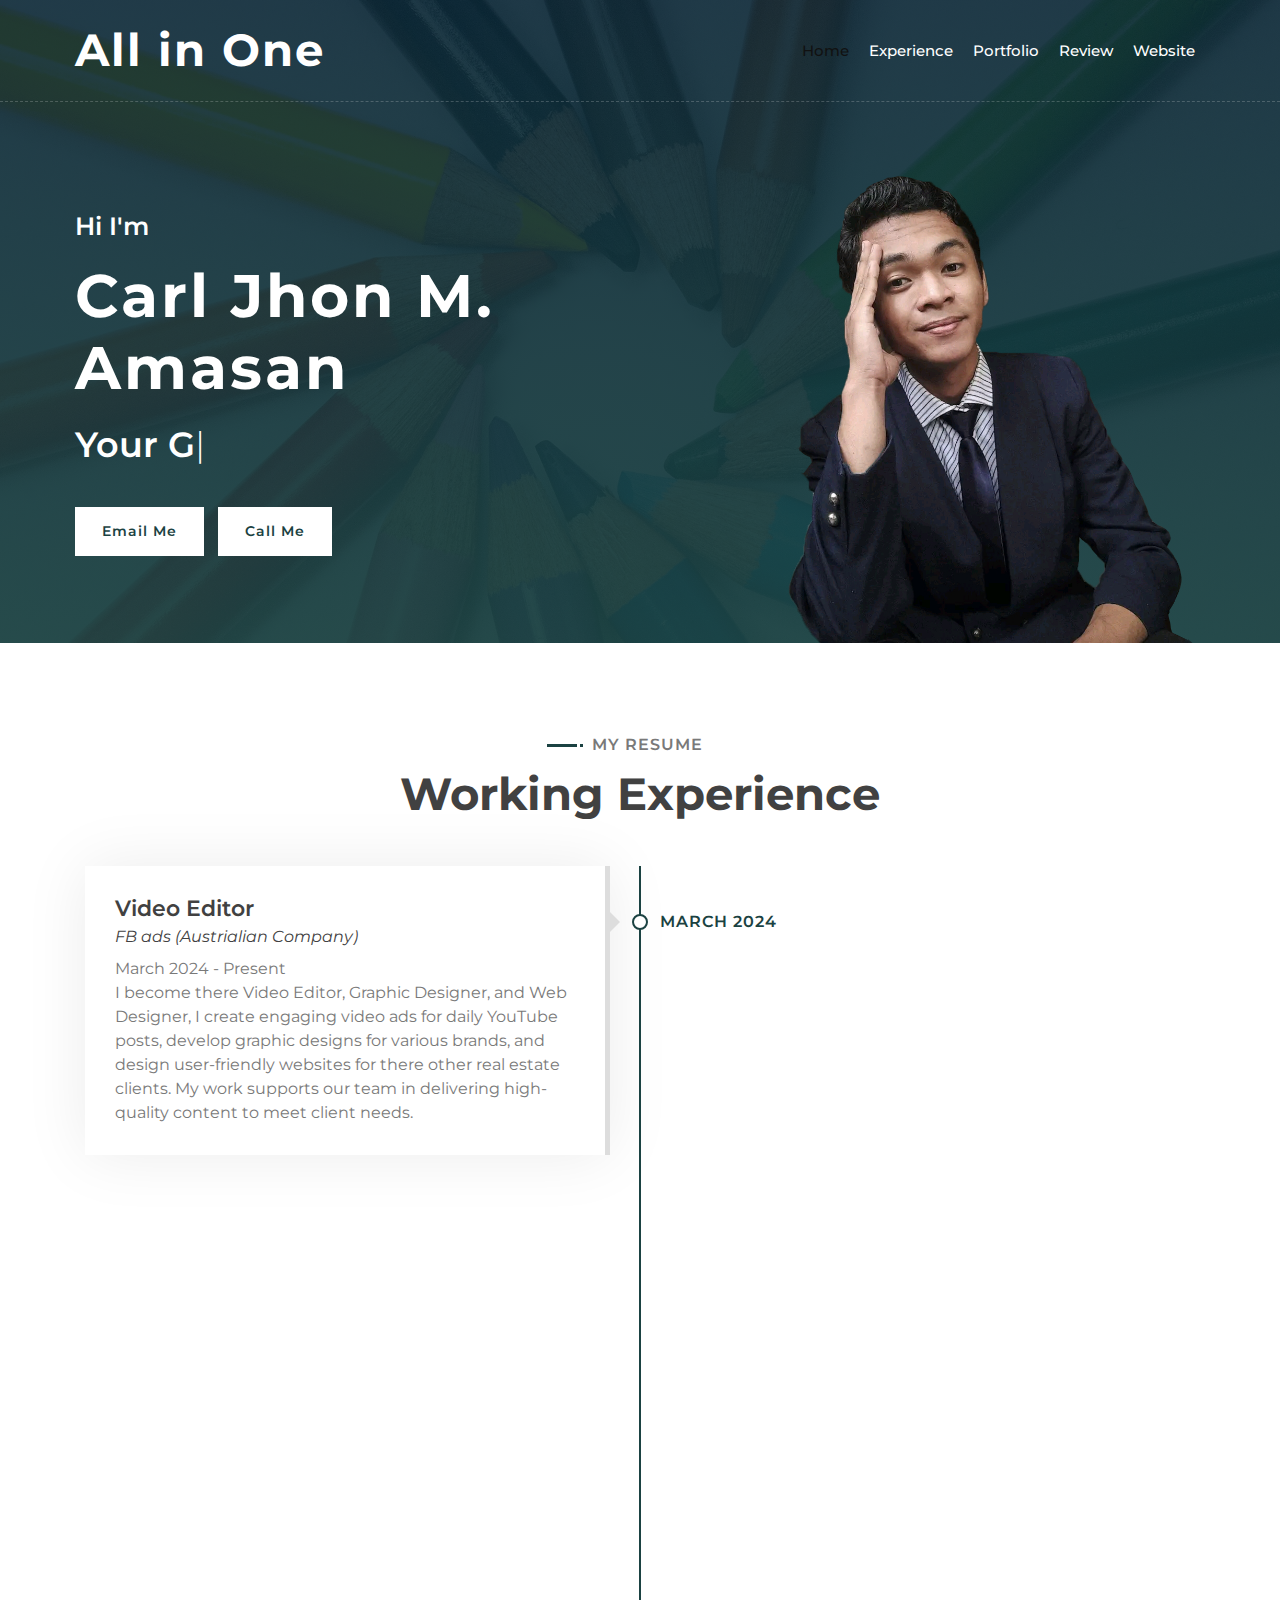
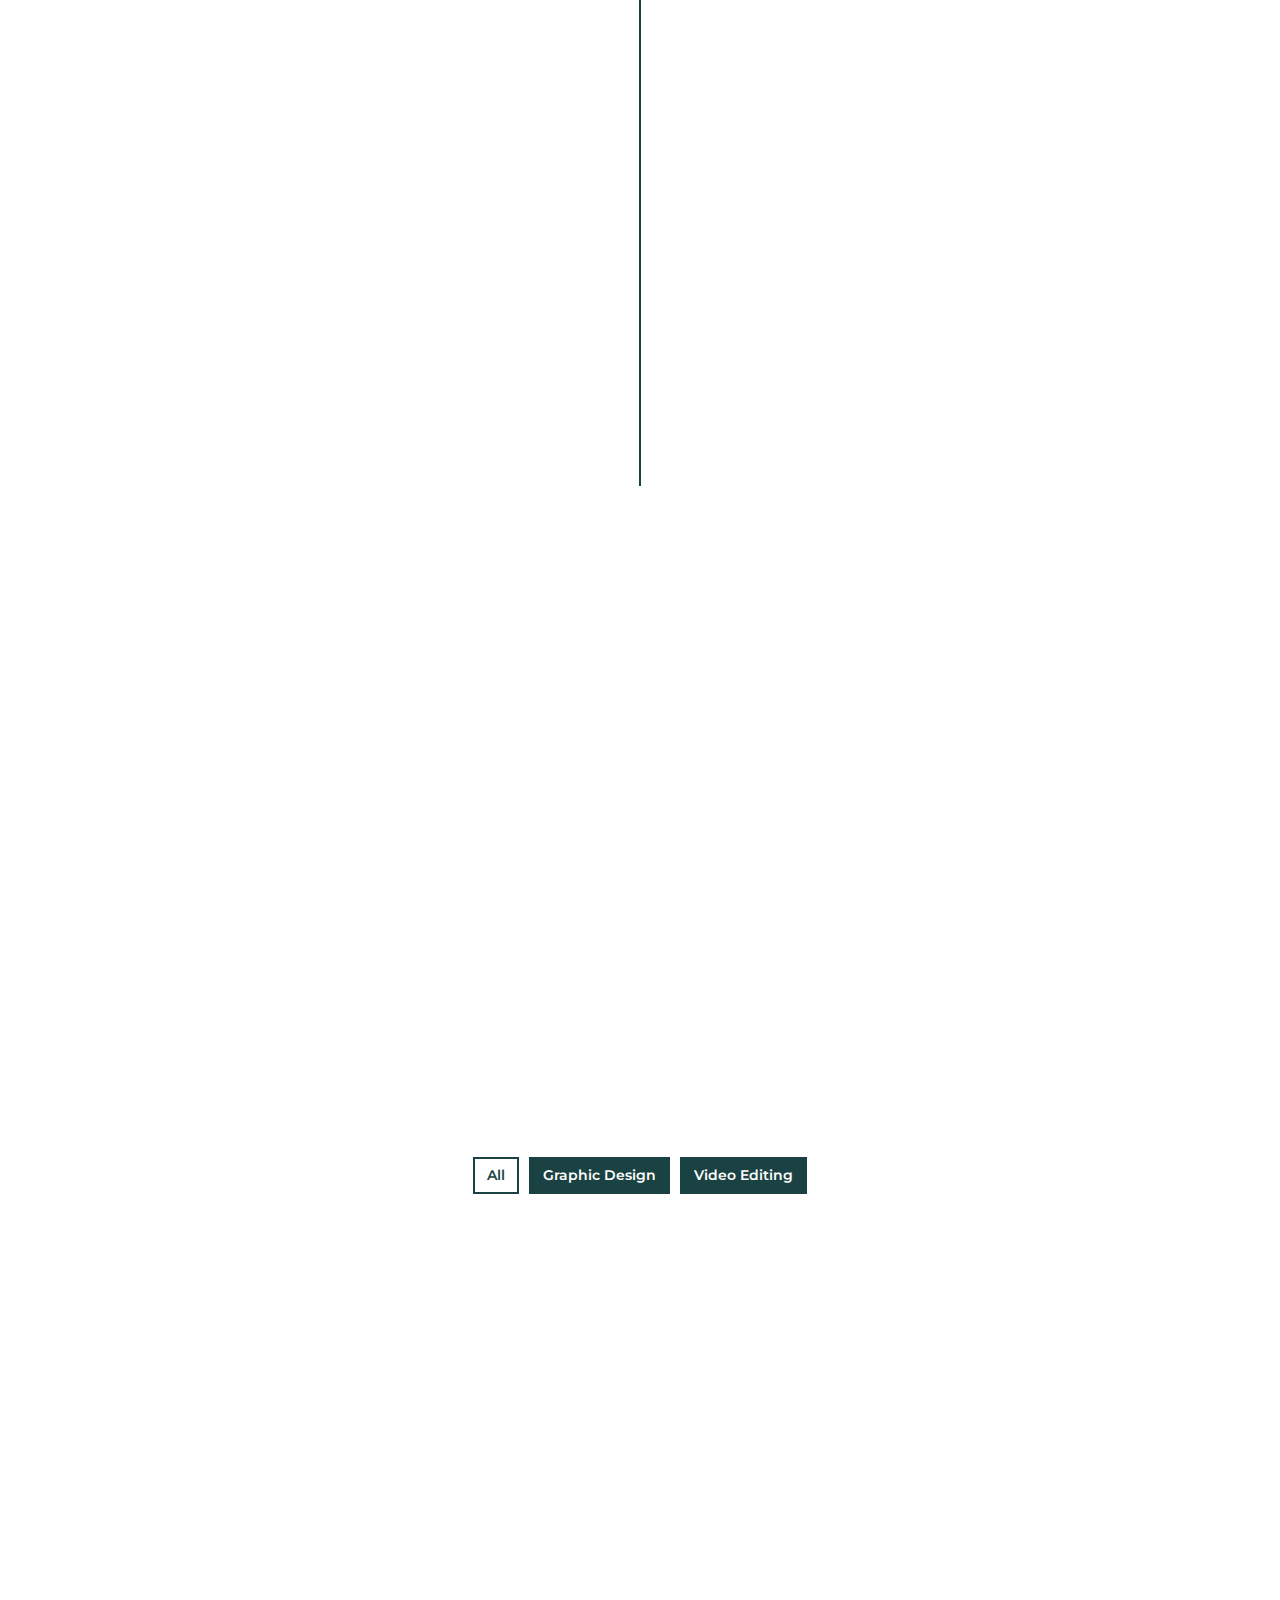
<file: index.html>
<!DOCTYPE html>
<html lang="en">
    <head>
        <meta charset="utf-8">
        <title>Carl Jhon Amasan</title>
        <meta content="width=device-width, initial-scale=1.0" name="viewport">
        <meta content="Free Website Template" name="keywords">
        <meta content="Free Website Template" name="description">

        <!-- Favicon -->
        <link href="img/favicon.ico" rel="icon">

        <!-- Google Font -->
        <link href="https://fonts.googleapis.com/css2?family=Montserrat:wght@300;400;500;600;700&display=swap" rel="stylesheet">

        <!-- CSS Libraries -->
        <link href="https://stackpath.bootstrapcdn.com/bootstrap/4.4.1/css/bootstrap.min.css" rel="stylesheet">
        <link href="https://cdnjs.cloudflare.com/ajax/libs/font-awesome/5.10.0/css/all.min.css" rel="stylesheet">
        <link href="lib/animate/animate.min.css" rel="stylesheet">
        <link href="lib/owlcarousel/assets/owl.carousel.min.css" rel="stylesheet">
        <link href="lib/lightbox/css/lightbox.min.css" rel="stylesheet">

        <!-- Template Stylesheet -->
        <link href="css/style.css" rel="stylesheet">

        <link rel="icon" type="image/x-icon" href="/img/logo favicon.png">
    </head>

    <body data-spy="scroll" data-target=".navbar" data-offset="51">

        <!-- Nav Bar Start -->
        <div class="navbar navbar-expand-lg bg-light navbar-light">
            <div class="container-fluid">
                <a href="index.html" class="navbar-brand">All in One</a>
                <button type="button" class="navbar-toggler" data-toggle="collapse" data-target="#navbarCollapse">
                    <span class="navbar-toggler-icon"></span>
                </button>

                <div class="collapse navbar-collapse justify-content-between" id="navbarCollapse">
                    <div class="navbar-nav ml-auto">
                        <a href="#home" class="nav-item nav-link active">Home</a>
                        <a href="#experience" class="nav-item nav-link">Experience</a>
                        <a href="#portfolio" class="nav-item nav-link">Portfolio</a>
                        <a href="#review" class="nav-item nav-link">Review</a>
                        <a href="#blog" class="nav-item nav-link">Website</a>
                    </div>
                </div>
            </div>
        </div>
        <!-- Nav Bar End -->

        <!-- Hero Start -->
        <div class="hero" id="home">
            <div class="container-fluid">
                <div class="row align-items-center">
                    <div class="col-sm-12 col-md-6">
                        <div class="hero-content">
                            <div class="hero-text">
                                <p>Hi I'm</p>
                                <h1>Carl Jhon M. Amasan</h1>
                                <h2></h2>
                                <div class="typed-text">Your Graphic Designer, Your Video Editor, Your Web Designer</div>
                            </div>
                            <div class="hero-btn">
                                <a class="btn" href="mailto:carljhonamasan01@gmail.com">Email Me</a>
                                <a class="btn" href="tel:+639498210684">Call Me</a>
                            </div>
                        </div>
                    </div>
                    <div class="col-sm-12 col-md-6 d-12 d-md-block">
                        <div class="hero-image">
                            <img src="img/profile.png" alt="Hero Image">
                        </div>
                    </div>
                </div>
            </div>
        </div>
        <!-- Hero End -->


         <!-- Experience Start -->
         <div class="experience" id="experience">
            <div class="container">
                <header class="section-header text-center wow zoomIn" data-wow-delay="0.1s">
                    <p>My Resume</p>
                    <h2>Working Experience</h2>
                </header>
                <div class="timeline">
                    <div class="timeline-item left wow slideInLeft" data-wow-delay="0.1s">
                        <div class="timeline-text">
                            <div class="timeline-date">March 2024</div>
                            <h2>Video Editor</h2>
                            <h4>FB ads (Austrialian Company)</h4>
                            <p>
                                March 2024 - Present <br>
                                I become there Video Editor, Graphic Designer, and Web Designer, I create engaging video ads for daily YouTube posts, develop graphic designs for various brands, and design user-friendly websites for there other real estate clients. My work supports our team in delivering high-quality content to meet client needs.
                            </p>
                        </div>
                    </div>
                    <div class="timeline-item right wow slideInRight" data-wow-delay="0.1s">
                        <div class="timeline-text">
                            <div class="timeline-date">Sep 2023</div>
                            <h2>Graphic Designer</h2>
                            <h4>Bengar Plasticware PH</h4>
                            <p>
                                Sep 2023 - Jan 2024 <br>
                                I specialize in designing products for the plasticware industry, combining functionality and aesthetic appeal for innovative solutions and advertisements, one of my job is to create a layout and make it attractive and post it on social media like Facebook and Tiktok, and also create different layout for e-commerce platform like Lazada, Shopee and Tiktok Shop.
                            </p>
                        </div>
                    </div>
                    <div class="timeline-item left wow slideInLeft" data-wow-delay="0.1s">
                        <div class="timeline-text">
                            <div class="timeline-date">Feb 2023</div>
                            <h2>Web Developer</h2>
                            <h4>CV Cyber Frontier Electronics Trading PH</h4>
                            <p>
                                Feb 2023 - April 2023 <br>
                                We Build a Payroll System for all Employees, Including
                                Pag-ibig, SSS, Philhealth, Tax and Other Miscellaneous
                                Fees to automatically deduct to there payslip
                            </p>
                        </div>
                    </div>
                    <div class="timeline-item right wow slideInRight" data-wow-delay="0.1s">
                        <div class="timeline-text">
                            <div class="timeline-date">Sep 2022</div>
                            <h2>Web Developer</h2>
                            <h4>Thesis Project</h4>
                            <p> 
                                Sep 2022 - May 2023 <br>
                                Pandi Online Local Registrar We create a System for Local Civil Registrar and can access Online to lessen the traffic of passing documents and make it no hassle, (POLCR) are producing Certification for Birth, Death, and Marriage. In Frontend We craft immersive user experience using HTML, CSS, JS and Bootstrap CSS to ensure the
                                responsiveness of the website
                            </p>
                        </div>
                    </div>
                </div>
            </div>
        </div>
        <!-- Job Experience End -->

        <!-- Banner Start -->
        <div class="banner wow zoomIn" data-wow-delay="0.1s">
            <div class="container">
                <div class="container banner-text">
                    <p>
                        Hey there! I'm Carl Jhon Amasan, a graphic desinger, web designer and video editor, with a passion for crafting impactful visual experiences. While designing, editing and coding poses its challenges, I believe that with determination and creative inspiration, any obstacle can be overcome.
                    </p>
                    <a class="btn" href="mailto:carljhonamasan01@gmail.com">Email Me Now!</a>
                </div>
            </div>
        </div>
        <!-- Banner End -->

        <!-- Portfolio Start -->
        <div class="portfolio" id="portfolio">
            <div class="container">
                <div class="section-header text-center wow zoomIn" data-wow-delay="0.1s">
                    <p>My Portfolio</p>
                    <h2>My Excellent Portfolio</h2>
                </div>
                <div class="row">
                    <div class="col-12">
                        <ul id="portfolio-filter">
                            <li data-filter="*" class="filter-active">All</li>
                            <li data-filter=".filter-1">Graphic Design</li>
                            <li data-filter=".filter-2">Video Editing</li>
                        </ul>
                    </div>
                </div>
                <div class="row portfolio-container">
                    <div class="col-lg-4 col-md-6 col-sm-12 portfolio-item filter-1 wow fadeInUp">
                        <div class="portfolio-wrap">
                            <div class="portfolio-img">
                                <img src="img/portfolio/bike product.jpg" alt="Image">
                            </div>
                            <div class="portfolio-text">
                                <h3>Product advertisements</h3>
                                <a class="btn" href="https://drive.google.com/drive/folders/1He2UFhcGZh0PFHxki-mhete2J22mVHT2?usp=drive_link">+</a>
                            </div>
                        </div>
                    </div>
                    <div class="col-lg-4 col-md-6 col-sm-12 portfolio-item filter-1 wow fadeInUp">
                        <div class="portfolio-wrap">
                            <div class="portfolio-img">
                                <img src="img/portfolio/kc card.png" alt="Image">
                            </div>
                            <div class="portfolio-text">
                                <h3>Business Cards</h3>
                                <a class="btn" href="https://drive.google.com/drive/folders/1He2UFhcGZh0PFHxki-mhete2J22mVHT2?usp=drive_link">+</a>
                            </div>
                        </div>
                    </div>
                    <div class="col-lg-4 col-md-6 col-sm-12 portfolio-item filter-1 wow fadeInUp">
                        <div class="portfolio-wrap">
                            <div class="portfolio-img">
                                <img src="img/portfolio/photoenhancement.jpg" alt="Image">
                            </div>
                            <div class="portfolio-text">
                                <h3>Photo Enhancement</h3>
                                <a class="btn" href="https://drive.google.com/drive/folders/1He2UFhcGZh0PFHxki-mhete2J22mVHT2?usp=drive_link">+</a>
                            </div>
                        </div>
                    </div>
                    <div class="col-lg-4 col-md-6 col-sm-12 portfolio-item filter-2 wow fadeInUp">
                        <div class="portfolio-wrap">
                            <div class="portfolio-img">
                                <img src="img/portfolio/video posts.jpg" alt="Image">
                            </div>
                            <div class="portfolio-text">
                                <h3>Video Editing</h3>
                                <a class="btn" href="https://drive.google.com/drive/folders/1iB9p2WHU39JlQi3cWylez_WVLIK7Mwfh?usp=sharing">+</a>
                            </div>
                        </div>
                    </div>
                    <div class="col-lg-4 col-md-6 col-sm-12 portfolio-item filter-1 wow fadeInUp">
                        <div class="portfolio-wrap">
                            <div class="portfolio-img">
                                <img src="img/portfolio/honey Comb.jpg" alt="Image">
                            </div>
                            <div class="portfolio-text">
                                <h3>Boat Design</h3>
                                <a class="btn" href="https://drive.google.com/drive/folders/1He2UFhcGZh0PFHxki-mhete2J22mVHT2?usp=drive_link">+</a>
                            </div>
                        </div>
                    </div>
                    <div class="col-lg-4 col-md-6 col-sm-12 portfolio-item filter-1 wow fadeInUp">
                        <div class="portfolio-wrap">
                            <div class="portfolio-img">
                                <img src="img/portfolio/email design.jpg" alt="Image">
                            </div>
                            <div class="portfolio-text">
                                <h3>Email Design</h3>
                                <a class="btn" href="https://drive.google.com/drive/folders/1He2UFhcGZh0PFHxki-mhete2J22mVHT2?usp=drive_link">+</a>
                            </div>
                        </div>
                    </div>
                </div>
            </div>
        </div>
        <!-- Portfolio End -->

        <!-- Banner Start -->
        <div class="banner2 wow zoomIn" data-wow-delay="0.1s">
            <div class="container">
                <div class="container banner-text">
                    <p>
                        I thrive in collaborative settings, cherishing the array of perspectives that fuel exceptional design projects. Let's turn ideas into reality and make a lasting impact together.
                    </p>
                    <a class="btn" href="mailto:carljhonamasan01@gmail.com">Email Me Now!</a>
                </div>
            </div>
        </div>
        <!-- Banner End -->

        <!-- Testimonial Start -->
        <div class="testimonial wow fadeInUp" data-wow-delay="0.1s" id="review">
            <div class="container">
                <div class="testimonial-icon">
                    <i class="fa fa-quote-left"></i>
                </div>
                <div class="owl-carousel testimonials-carousel">
                    <div class="testimonial-item">
                        <div class="testimonial-img">
                            <img src="img/matt.jpg" alt="Image">
                        </div>
                        <div class="testimonial-text">
                            <p>
                                Bro Carl was instrumental in delivering top-notch graphics and videos for our clients, enhancing our YouTube channels and Shopify products! Their seamless web design and creativity not only impressed us but also elevated our clients' brands to new heights!
                            </p>
                            <h3>Matthew Watt</h3>
                            <h4>Fbads Director</h4>
                        </div>
                    </div>
                    <div class="testimonial-item">
                        <div class="testimonial-img">
                            <img src="img/jobel.png" alt="Image">
                        </div>
                        <div class="testimonial-text">
                            <p>
                                Partnering with Carl Jhon Amasan transformed our payroll system! Their innovative solutions and exceptional attention to detail not only streamlined our processes but also saved us valuable time and resources—truly a game changer for our company!
                            </p>
                            <h3>Jobel</h3>
                            <h4>Human Resource</h4>
                        </div>
                    </div>
                    <div class="testimonial-item">
                        <div class="testimonial-img">
                            <img src="img/thesis.jpg" alt="Image">
                        </div>
                        <div class="testimonial-text">
                            <p>
                                Working with Carl was a revelation for our capstone project on birth certificate processing! Their innovative approach and technical prowess not only minimized hassle but also transformed our workflow, delivering results faster and more efficiently than we ever imagined
                            </p>
                            <h3>Thesis Team</h3>
                            <h4>Classmates</h4>
                        </div>
                    </div>
                    <div class="testimonial-item">
                        <div class="testimonial-img">
                            <img src="img/bengar.jpg" alt="Image">
                        </div>
                        <div class="testimonial-text">
                            <p>
                                Collaborating with Carl Jhon Amasan was a game changer for our brand! Their breathtaking product designs not only brought our vision to life but also skyrocketed our sales, making them an essential partner in our success!
                            </p>
                            <h3>Bengar Management</h3>
                            <h4>Production Team</h4>
                        </div>
                    </div>
                </div>
            </div>
        </div>
        <!-- Testimonial End -->

        <!-- Blog Start -->
        <div class="blog" id="blog">
            <div class="container">
                <div class="section-header text-center wow zoomIn" data-wow-delay="0.1s">
                    <p>Websites</p>
                    <h2>Created Websites</h2>
                </div>
                <div class="row">
                    <div class="col-lg-6">
                        <div class="blog-item wow fadeInUp" data-wow-delay="0.3s">
                            <div class="blog-img">
                                <img src="img/web/kc website.png" alt="Blog">
                            </div>
                            <div class="blog-text">
                                <h2>KC Detailing</h2>
                                <p>
                                    "To build the KC Detailing website, I started by defining the site's purpose and target audience, focusing on showcasing our detailing services and expertise. I selected a user-friendly platform, opting for a clean, responsive design that highlights high-quality images of our work."
                                </p>
                                <a class="btn" href="https://kcdetailing.com.au/">View More <i class="fa fa-angle-right"></i></a>
                            </div>
                        </div>
                    </div>
                    <div class="col-lg-6">
                        <div class="blog-item wow fadeInUp" data-wow-delay="0.3s">
                            <div class="blog-img">
                                <img src="img/web/home.png" alt="Blog">
                            </div>
                            <div class="blog-text">
                                <h2>Thesis Project</h2>
                                <p>
                                    "This system uses third party hosting so it is not as fast as other applications, The hosting used in database is free also so do not input sensitive information while using it."
                                </p>
                                <a class="btn" href="https://thesis-system.onrender.com/">View More <i class="fa fa-angle-right"></i></a>
                            </div>
                        </div>
                    </div>
                    <div class="col-lg-6">
                        <div class="blog-item wow fadeInUp" data-wow-delay="0.1s">
                            <div class="blog-img">
                                <img src="img/web/godaddy.png" alt="Blog">
                            </div>
                            <div class="blog-text">
                                <h2>Go Daddy Website</h2>
                                <p>
                                    "I harness the power of GoDaddy's free accounts to create stunning websites for innsurance website that elevate my clients brand with efficiency and affordability."
                                </p>
                                <a class="btn" href="https://fb-ads-insurance.godaddysites.com/">View More <i class="fa fa-angle-right"></i></a>
                            </div>
                        </div>
                    </div>
                </div>
            </div>
        </div>
        <!-- Blog End -->


        <!-- Footer Start -->
        <div class="footer wow fadeIn" data-wow-delay="0.3s">
            <div class="container-fluid">
                <div class="container">
                    <div class="footer-info">
                        <h2>Carl Jhon M. Amasan</h2>
                        <h3>Pandi, Bulacan, Philippines</h3>
                        <div class="footer-menu">
                            <p>+63-949-821-0684</p>
                            <p>carljhonamasan01@gmail.com</p>
                        </div>
                        <div class="footer-social">
                            <a href="https://www.linkedin.com/in/carl-jhon-amasan-584b12282/"><i class="fab fa-linkedin-in"></i></a>
                            <a href="https://t.me/carljhonamasan01"><i class="fab fa-telegram"></i></a>
                            <a href="https://join.skype.com/invite/yKURlekf5i2h"><i class="fab fa-skype"></i></a>
                            <a href="https://m.me/profile.php?id=100073298663861"><i class="fab fa-instagram"></i></a>
                        </div>
                    </div>
                </div>
                <div class="container copyright">
                    <p>All Right Reserved | Designed By <a href="https://htmlcodex.com">HTML Codex</a></p>
                </div>
            </div>
        </div>
        <!-- Footer End -->
        
        
        <!-- Back to top button -->
        <a href="#" class="btn back-to-top"><i class="fa fa-chevron-up"></i></a>
        
        
        <!-- Pre Loader -->
        <div id="loader" class="show">
            <div class="loader"></div>
        </div>

        
        <!-- JavaScript Libraries -->
        <script src="https://code.jquery.com/jquery-3.4.1.min.js"></script>
        <script src="https://stackpath.bootstrapcdn.com/bootstrap/4.4.1/js/bootstrap.bundle.min.js"></script>
        <script src="lib/easing/easing.min.js"></script>
        <script src="lib/wow/wow.min.js"></script>
        <script src="lib/waypoints/waypoints.min.js"></script>
        <script src="lib/typed/typed.min.js"></script>
        <script src="lib/owlcarousel/owl.carousel.min.js"></script>
        <script src="lib/isotope/isotope.pkgd.min.js"></script>
        <script src="lib/lightbox/js/lightbox.min.js"></script>
        
        <!-- Contact Javascript File -->
        <script src="mail/jqBootstrapValidation.min.js"></script>
        <script src="mail/contact.js"></script>

        <!-- Template Javascript -->
        <script src="js/main.js"></script>
    </body>
</html>
</file>
<file: css/style.css>
/*******************************/
/********* General CSS *********/
/*******************************/
body {
    color: #797979;
    background: #ffffff;
    font-family: 'Montserrat', sans-serif;
}

h1,
h2, 
h3, 
h4,
h5, 
h6 {
    color: #414141;
}

a {
    color: #313131;
    transition: .3s;
}

a:hover,
a:active,
a:focus {
    color: #1B4242;
    outline: none;
    text-decoration: none;
}

.btn:focus,
.form-control:focus {
    box-shadow: none;
}

.container-fluid {
    max-width: 1366px;
}

.btn {
    padding: 12px 25px;
    font-size: 14px;
    font-weight: 600;
    letter-spacing: 1px;
    color: #ffffff;
    background: #1B4242;
    border: 2px solid transparent;
    border-radius: 0;
    box-shadow: inset 0 0 0 50px #1B4242;
    transition: ease-out 0.3s;
    -webkit-transition: ease-out 0.3s;
    -moz-transition: ease-out 0.3s;
}

.btn:hover {
    color: #1B4242;
    background: transparent;
    box-shadow: inset 0 0 0 0 #1B4242;
    border-color: #1B4242;
}

#loader {
    position: fixed;
    top: 0;
    right: 0;
    bottom: 0;
    left: 0;
    display: flex;
    align-items: center;
    justify-content: center;
    background: #ffffff;
    opacity: 0;
    visibility: hidden;
    -webkit-transition: opacity .3s ease-out, visibility 0s linear .3s;
    -o-transition: opacity .3s ease-out, visibility 0s linear .3s;
    transition: opacity .3s ease-out, visibility 0s linear .3s;
    z-index: 999;
}

#loader.show {
    -webkit-transition: opacity .6s ease-out, visibility 0s linear 0s;
    -o-transition: opacity .6s ease-out, visibility 0s linear 0s;
    transition: opacity .6s ease-out, visibility 0s linear 0s;
    visibility: visible;
    opacity: 1;
}

#loader .loader {
    position: relative;
    width: 45px;
    height: 45px;
    border: 5px solid #dddddd;
    border-top: 5px solid #1B4242;
    border-radius: 50%;
    -webkit-animation: spin 2s linear infinite;
    animation: spin 2s linear infinite;
}

@-webkit-keyframes spin {
    0% { -webkit-transform: rotate(0deg); }
    100% { -webkit-transform: rotate(360deg); }
}

@keyframes spin {
    0% { transform: rotate(0deg); }
    100% { transform: rotate(360deg); }
}

.back-to-top {
    position: fixed;
    display: none;
    width: 44px;
    height: 44px;
    padding: 8px 0;
    text-align: center;
    line-height: 1;
    font-size: 22px;
    right: 15px;
    bottom: 15px;
    z-index: 9;
}

.back-to-top i {
    color: #ffffff;
}

.back-to-top:hover i {
    color: #414141;
}


/**********************************/
/*********** Nav Bar CSS **********/
/**********************************/
.navbar {
    position: relative;
    transition: .5s;
    z-index: 999;
}

.navbar.nav-sticky {
    position: fixed;
    top: 0;
    width: 100%;
    box-shadow: 0 2px 5px rgba(0, 0, 0, .3);
}

.navbar .navbar-brand {
    margin: 0;
    font-size: 45px;
    line-height: 0px;
    font-weight: 700;
    letter-spacing: 2px;
    transition: .5s;
    
}

.navbar .navbar-brand img {
    max-width: 100%;
    max-height: 40px;
}

.navbar .dropdown-menu {
    margin-top: 0;
    border: 0;
    border-radius: 0;
    background: #f8f9fa;
}

@media (min-width: 992px) {
    .navbar {
        position: absolute;
        width: 100%;
        padding: 30px 60px;
        background: transparent !important;
        border-bottom: 1px dashed rgba(256, 256, 256, .2);
        z-index: 9;
    }
    
    .navbar.nav-sticky {
        padding: 10px 60px;
        background: #ffffff !important;
    }
    
    .navbar .navbar-brand {
        color: #ffffff;
    }
    
    .navbar.nav-sticky .navbar-brand {
        color: #1B4242;
    }

    .navbar-light .navbar-nav .nav-link,
    .navbar-light .navbar-nav .nav-link:focus {
        padding: 10px 10px 8px 10px;
        color: #ffffff;
        font-size: 15px;
        font-weight: 500;
    }
    
    .navbar-light.nav-sticky .navbar-nav .nav-link,
    .navbar-light.nav-sticky .navbar-nav .nav-link:focus {
        color: #414141;
    }

    .navbar-light .navbar-nav .nav-link:hover,
    .navbar-light .navbar-nav .nav-link.active {
        color: #111111;
    }
    
    .navbar-light.nav-sticky .navbar-nav .nav-link:hover,
    .navbar-light.nav-sticky .navbar-nav .nav-link.active {
        color: #1B4242;
    }
}

@media (max-width: 991.98px) {   
    .navbar {
        padding: 15px;
        background: #ffffff !important;
    }
    
    .navbar .navbar-brand {
        color: #1B4242;
    }
    
    .navbar .navbar-nav {
        margin-top: 15px;
    }
    
    .navbar a.nav-link {
        padding: 5px;
    }
    
    .navbar .dropdown-menu {
        box-shadow: none;
    }
}
@media (max-width: 767.98px) {
    .navbar .navbar-brand {
        font-size: 30px;
        line-height: 0;
        letter-spacing: 0;
    }
}
@media (max-width: 575.98px) {
    .navbar .navbar-brand {
        font-size: 22px;
        line-height: 0;
        letter-spacing: 0;
    }
}

/*******************************/
/********** Hero CSS ***********/
/*******************************/
.hero {
    position: relative;
    width: 100%;
    margin-bottom: 45px;
    padding: 120px 0 0 0;
    overflow: hidden;
    background: linear-gradient(rgba(9, 38, 53, .90), rgba(27, 66, 66, .95)), url(../img/hero\ bg.jpg);
    background-position: center;
    background-repeat: no-repeat;
    background-size: cover;
}

.hero .container-fluid {
    padding: 0;
}

.hero .hero-image {
    position: relative;
    text-align: right;
    padding-right: 75px;
}

.hero .hero-image img {
    max-width: 80%;
    max-height: 80%;
}

.hero .hero-content {
    position: relative;
    padding-left: 75px;
    display: flex;
    align-items: flex-start;
    justify-content: center;
    flex-direction: column;
}

.hero .hero-text p {
    color: #ffffff;
    font-size: 25px;
    font-weight: 600;
    margin-bottom: 15px;
}

.hero .hero-text h1 {
    color: #ffffff;
    font-size: 60px;
    font-weight: 700;
    letter-spacing: 3px;
    margin-bottom: 15px;
}

.hero .hero-text h2 {
    display: inline-block;
    margin: 0;
    height: 35px;
    color: #ffffff;
    font-size: 35px;
    font-weight: 600;
}

.hero .hero-text .typed-text {
    display: none;
}

.hero .hero-text .typed-cursor {
    font-size: 35px;
    font-weight: 300;
    color: #ffffff;
}

.hero .hero-btn .btn {
    margin-top: 35px;
    color: #1B4242;
    background: #ffffff;
    box-shadow: inset 0 0 0 50px #ffffff;
}

.hero .hero-btn .btn:hover {
    color: #ffffff;
    background: transparent;
    box-shadow: inset 0 0 0 0 #ffffff;
    border-color: #ffffff;
}

.hero .hero-btn .btn:first-child {
    margin-right: 10px;
}

@media (max-width: 991.98px) {
    .hero {
        padding-top: 60px;
    }
    
    .hero .hero-content {
        padding: 0 15px;
    }
    
    .hero .hero-text p {
        font-size: 20px;
    }
    
    .hero .hero-text h1 {
        font-size: 45px;
    }
    
    .hero .hero-text h2 {
        font-size: 25px;
        height: 25px;
    }
    
    .hero .hero-btn .btn {
        padding: 12px 30px;
        letter-spacing: 1px;
    }
}

@media (max-width: 767.98px) {
    .hero {
        padding-top: 60px;
        padding-bottom: 0;
    }
    
    .hero,
    .hero .hero-text,
    .hero .hero-btn {
        width: 100%;
        text-align: center;
    }
    
    .hero .hero-text p {
        font-size: 18px;
    }
    
    .hero .hero-text h1 {
        font-size: 35px;
    }
    
    .hero .hero-text h2 {
        font-size: 22px;
        height: 22px;
    }
    
    .hero .hero-btn .btn {
        padding: 10px 15px;
        letter-spacing: 1px;
    }

    .hero .hero-image {
        padding-right: 0;
    }
    .hero .hero-image img {
        max-width: 90%;
        max-height: 90%;
    }
}

@media (max-width: 575.98px) {
    .hero .hero-text p {
        font-size: 16px;
    }
    
    .hero .hero-text h1 {
        font-size: 30px;
    }
    
    .hero .hero-text h2 {
        font-size: 18px;
        height: 18px;
    }
    
    .hero .hero-btn .btn {
        padding: 8px 10px;
        letter-spacing: 0;
    }
    .hero .hero-image img {
        max-width: 100%;
        max-height: 100%;
    }
}


/*******************************/
/******* Section Header ********/
/*******************************/
.section-header {
    position: relative;
    margin-bottom: 45px;
}

.section-header p {
    display: inline-block;
    margin: 0 30px;
    margin-bottom: 10px;
    padding-left: 15px;
    position: relative;
    font-size: 16px;
    font-weight: 600;
    letter-spacing: 1px;
    text-transform: uppercase;
    background: #ffffff;
}

.section-header p::before {
    position: absolute;
    content: "";
    height: 3px;
    top: 11px;
    right: 0;
    left: -30px;
    background: #1B4242;
    z-index: -1;
}

.section-header p::after {
    position: absolute;
    content: "";
    width: 3px;
    height: 3px;
    top: 11px;
    left: 3px;
    background: #1B4242;
    z-index: 1;
}

.section-header h2 {
    margin: 0;
    position: relative;
    font-size: 45px;
    font-weight: 700;
}

@media (max-width: 767.98px) {
    .section-header h2 {
        font-size: 30px;
    }
}


/*******************************/
/********** About CSS **********/
/*******************************/
.about {
    position: relative;
    width: 100%;
    margin: -45px 0 45px 0;
}

.about .col-lg-6 {
    padding: 0;
}

.about .section-header {
    margin-bottom: 30px;
}

.about .about-img {
    position: relative;
    height: 100%;
}

.about .about-img img {
    position: relative;
    width: 100%;
    height: 100%;
    object-fit: cover;
}

.about .about-content {
    padding: 0 60px;
}

.about .about-text p {
    font-size: 16px;
}

.about .skills {
    margin-bottom: 30px;
}

.about .skill-name {
    margin-top: 15px;
}

.about .skill-name p {
    display: inline-block;
    margin-bottom: 5px;
    font-size: 16px;
    font-weight: 400;
}

.about .skill-name p:last-child {
    float: right;
}

.about .progress {
    height: 10px;
    border-radius: 10px;
    background: #dddddd;
}

.about .progress .progress-bar {
    width: 0px;
    background: #1B4242;
    border-radius: 10px;
    transition: 2s;
}

.about .about-text a.btn {
    margin-top: 15px;
}

@media (max-width: 991.98px) {
    .about .about-content {
        padding: 45px 15px 0 15px;
    }
}


/*******************************/
/******* Experience CSS ********/
/*******************************/
.experience {
    position: relative;
    padding: 45px 0 15px 0;
}

.experience .timeline {
    position: relative;
    width: 100%;
}

.experience .timeline::after {
    content: '';
    position: absolute;
    width: 2px;
    background: #1B4242;
    top: 0;
    bottom: 0;
    left: 50%;
    margin-left: -1px;
}

.experience .timeline .timeline-item {
    position: relative;
    background: inherit;
    width: 50%;
    margin-bottom: 30px;
}

.experience .timeline .timeline-item.left {
    left: 0;
    padding-right: 30px;
}

.experience .timeline .timeline-item.right {
    left: 50%;
    padding-left: 30px;
}

.experience .timeline .timeline-item::after {
    content: '';
    position: absolute;
    width: 16px;
    height: 16px;
    top: 48px;
    right: -8px;
    background: #ffffff;
    border: 2px solid #1B4242;
    border-radius: 16px;
    z-index: 1;
}

.experience .timeline .timeline-item.right::after {
    left: -8px;
}

.experience .timeline .timeline-item::before {
  content: '';
  position: absolute;
  width: 0;
  height: 0;
  top: 46px;
  right: 10px;
  z-index: 1;
  border: 10px solid;
  border-color: transparent transparent transparent #dddddd;
}

.experience .timeline .timeline-item.right::before {
  left: 10px;
  border-color: transparent #dddddd transparent transparent;
}

.experience .timeline .timeline-date {
    position: absolute;
    width: 100%;
    top: 44px;
    font-size: 16px;
    font-weight: 600;
    color: #1B4242;
    text-transform: uppercase;
    letter-spacing: 1px;
    z-index: 1;
}

.experience .timeline .timeline-item.left .timeline-date {
    text-align: left;
    left: calc(100% + 55px);
}

.experience .timeline .timeline-item.right .timeline-date {
    text-align: right;
    right: calc(100% + 55px);
}

.experience .timeline .timeline-text {
    padding: 30px;
    background: #ffffff;
    position: relative;
    border-right: 5px solid #dddddd;
    box-shadow: 0 0 60px rgba(0, 0, 0, .08);
}

.experience .timeline .timeline-item.right .timeline-text {
    border-right: none;
    border-left: 5px solid #dddddd;
}

.experience .timeline .timeline-text h2 {
    margin: 0 0 5px 0;
    font-size: 22px;
    font-weight: 600;
}

.experience .timeline .timeline-text h4 {
    margin: 0 0 10px 0;
    font-size: 16px;
    font-style: italic;
    font-weight: 400;
}

.experience .timeline .timeline-text p {
    margin: 0;
    font-size: 16px;
}

@media (max-width: 767.98px) {
    .experience .timeline::after {
        left: 8px;
    }

    .experience .timeline .timeline-item {
        width: 100%;
        padding-left: 38px;
    }
    
    .experience .timeline .timeline-item.left {
        padding-right: 0;
    }
    
    .experience .timeline .timeline-item.right {
        left: 0%;
        padding-left: 38px;
    }

    .experience .timeline .timeline-item.left::after, 
    .experience .timeline .timeline-item.right::after {
        left: 0;
    }
    
    .experience .timeline .timeline-item.left::before,
    .experience .timeline .timeline-item.right::before {
        left: 18px;
        border-color: transparent #dddddd transparent transparent;
    }
    
    .experience .timeline .timeline-item.left .timeline-date,
    .experience .timeline .timeline-item.right .timeline-date {
        position: relative;
        top: 0;
        right: auto;
        left: 0;
        text-align: left;
        margin-bottom: 10px;
    }
    
    .experience .timeline .timeline-item.left .timeline-text,
    .experience .timeline .timeline-item.right .timeline-text {
        border-right: none;
        border-left: 5px solid #dddddd;
    }
}


/*******************************/
/********* Service CSS *********/
/*******************************/
.service {
    position: relative;
    width: 100%;
    padding: 45px 0 15px 0;
}

.service .service-item {
    position: relative;
    margin-bottom: 30px;
    display: flex;
    align-items: center;
    box-shadow: inset 0 0 0 0 transparent;
    transition: ease-out 0.5s;
}

.service .service-item:hover {
    box-shadow: inset 800px 0 0 0 #1B4242;
}

.service .service-icon {
    position: relative;
    width: 150px;
    min-height: 150px;
    display: flex;
    align-items: center;
    justify-content: center;
    border: 1px solid #1B4242;
    background: #ffffff;
}

.service .service-icon i {
    position: relative;
    font-size: 60px;
    color: #1B4242;
    transition: .3s;
}

.service .service-item:hover i {
    font-size: 75px;
}

.service .service-text {
    position: relative;
    width: calc(100% - 120px);
    padding: 0 30px;
}

.service .service-text h3 {
    margin-bottom: 10px;
    font-size: 20px;
    font-weight: 600;
    transition: 1s;
}

.service .service-text p {
    margin: 0;
    font-size: 16px;
    transition: 1s;
}

.service .service-item:hover .service-text h3,
.service .service-item:hover .service-text p {
    color: #ffffff;
}

@media (max-width: 575.98px) {
    .service .service-text h3 {
        font-size: 16px;
        margin-bottom: 5px;
    }
    
    .service .service-text p {
        font-size: 14px;
    }
}


/*******************************/
/******** Portfolio CSS ********/
/*******************************/
.portfolio {
    position: relative;
    padding: 45px 0 15px 0;
}

.portfolio #portfolio-filter {
    padding: 0;
    margin: -15px 0 25px 0;
    list-style: none;
    font-size: 0;
    text-align: center;
}

.portfolio #portfolio-filter li {
    cursor: pointer;
    display: inline-block;
    margin: 5px;
    padding: 6px 12px;
    font-size: 14px;
    font-weight: 600;
    color: #ffffff;
    background: #1B4242;
    border: 2px solid transparent;
    border-radius: 0;
    box-shadow: inset 0 0 0 50px #1B4242;
    transition: ease-out 0.3s;
    -webkit-transition: ease-out 0.3s;
    -moz-transition: ease-out 0.3s;
}

.portfolio #portfolio-filter li:hover,
.portfolio #portfolio-filter li.filter-active {
    color: #1B4242;
    background: transparent;
    box-shadow: inset 0 0 0 0 #1B4242;
    border-color: #1B4242;
}

.portfolio .portfolio-item {
    position: relative;
}

.portfolio .portfolio-wrap {
    position: relative;
    width: 100%;
}

.portfolio .portfolio-img {
    position: relative;
    overflow: hidden;
}

.portfolio .portfolio-img img {
    position: relative;
    width: 100%; 
    height: 100%; 
    object-fit: cover;
    transform: scale(1.1);
    transition: .5s;
}

.portfolio .portfolio-item:hover img {
    margin-left: 15px;
}

.portfolio .portfolio-text {
    position: relative;
    height: 60px;
    width: calc(100% - 30px);
    margin: -30px 15px 30px 15px;
    display: flex;
    align-items: center;
    background: #ffffff;
    box-shadow: 0 0 15px rgba(0, 0, 0, .12);
}

.portfolio .portfolio-text h3 {
    width: calc(100% - 70px);
    font-size: 18px;
    font-weight: 600;
    margin: 0 0 0 15px;
    white-space: nowrap;
    overflow: hidden;
}

.portfolio .portfolio-text a.btn {
    width: 50px;
    height: 50px;
    padding: 0 0 2px 1px;
    display: flex;
    align-items: center;
    justify-content: center;
    font-size: 45px;
    font-weight: 100;
}

.portfolio .portfolio-item:hover a.btn {
    color: #1B4242;
    background: transparent;
    box-shadow: inset 0 0 0 0 #1B4242;
    border-color: #1B4242;
}


/*******************************/
/********* Banner CSS **********/
/*******************************/
.banner {
    position: relative;
    width: 100%;
    margin: 45px 0;
    padding: 90px 0;
    background: #1B4242;
}

.banner .container {
    max-width: 750px;
    text-align: center;
}

.banner .section-header {
    margin-bottom: 20px;
}

.banner .section-header p {
    color: #414141;
    background: transparent;
}

.banner .section-header p::after {
    display: none;
}

.banner .section-header h2 {
    color: #ffffff;
}

.banner .section-header h2 span {
    color: #414141;
    font-size: 50px;
}

.banner .banner-text p {
    font-size: 18px;
    color: #ffffff;
}

.banner .banner-text .btn {
    margin-top: 15px;
    color: #1B4242;
    background: #ffffff;
    box-shadow: inset 0 0 0 50px #ffffff;
}

.banner .banner-text .btn:hover {
    color: #ffffff;
    background: transparent;
    box-shadow: inset 0 0 0 0 #ffffff;
    border-color: #ffffff;
}


/*******************************/
/********* Banner 2 CSS **********/
/*******************************/
.banner2 {
    position: relative;
    width: 100%;
    margin: 45px 0;
    padding: 90px 0;
    background: white;
}

.banner2 .container {
    max-width: 750px;
    text-align: center;
}

.banner2 .section-header {
    margin-bottom: 20px;
}

.banner2 .section-header p {
    color: #414141;
    background: transparent;
}

.banner2 .section-header p::after {
    display: none;
}

.banner2 .section-header h2 {
    color: #414141;
}

.banner2 .section-header h2 span {
    color: #414141;
    font-size: 50px;
}

.banner2 .banner-text p {
    font-size: 18px;
    color: #414141;
}

.banner2 .banner-text .btn {
    margin-top: 15px;
    color: white;
    background: #1B4242;
    box-shadow: inset 0 0 0 50px #1B4242;
}

.banner2 .banner-text .btn:hover {
    color: #1B4242;
    background: transparent;
    box-shadow: inset 0 0 0 0 #1B4242;
    border-color: #1B4242;
}


/*******************************/
/********* Pricing CSS *********/
/*******************************/
.price {
    position: relative;
    width: 100%;
    padding: 45px 0 15px 0;
}

.price .row {
    padding: 0 15px;
}

.price .col-md-4 {
    padding: 0;
}

.price .price-item {
    position: relative;
    margin-bottom: 30px;
    background: #ffffff;
}

.price .featured-item {
    box-shadow: 0 0 30px rgba(0, 0, 0, .2);
    z-index: 1;
}

.price .price-header,
.price .price-body,
.price .price-footer {
    position: relative;
    text-align: center;
}

.price .price-header {
    padding: 45px 0 30px 0;
    color: #414141;
}

.price .price-item.featured-item .price-header {
    color: #1B4242;
}

.price .price-title h2 {
    font-size: 25px;
    font-weight: 400;
    text-transform: uppercase;
}

.price .price-prices h2 {
    font-size: 45px;
    font-weight: 700;
    margin-left: 10px;
}

.price .price-prices h2 small {
    position: absolute;
    font-size: 18px;
    font-weight: 400;
    margin-top: 9px;
    margin-left: -12px;
}

.price .price-prices h2 span {
    margin-left: 1px;
    font-size: 18px;
    font-weight: 400;
}

.price .price-item.featured-item h2 {
    color: #1B4242;
}

.price .price-body {
    padding: 0 0 20px 0;
}

.price .price-description ul {
    margin: 0;
    padding: 0;
    list-style: none;
}

.price .price-description ul li {
    padding: 0 0 20px 0;
}

.price .price-item .price-action {
    padding-bottom: 45px;
}

.price .price-item .price-action .btn {
    color: #ffffff;
    background: #414141;
    box-shadow: inset 0 0 0 50px #414141;
}

.price .price-item .price-action .btn:hover {
    color: #414141;
    background: transparent;
    box-shadow: inset 0 0 0 0 #414141;
    border-color: #414141;
}

.price .price-item.featured-item .price-action .btn {
    color: #ffffff;
    background: #1B4242;
    box-shadow: inset 0 0 0 50px #1B4242;
}

.price .price-item.featured-item .price-action .btn:hover {
    color: #1B4242;
    background: transparent;
    box-shadow: inset 0 0 0 0 #1B4242;
    border-color: #1B4242;
}


/*******************************/
/*********** Team CSS **********/
/*******************************/
.team {
    position: relative;
    width: 100%;
    padding: 45px 0 15px 0;
}

.team .team-item {
    position: relative;
    background: #ffffff;
    margin-bottom: 30px;
    display: flex;
    align-items: center;
    justify-content: flex-start;
    box-shadow: inset 0 0 0 0 transparent;
    transition: ease-out 0.5s;
}

.team .team-img {
    position: relative;
    width: 50%;
    overflow: hidden;
}

.team .team-img img {
    position: relative;
    width: 100%;
    transition: .5s;
}

.team .team-text {
    position: relative;
    width: 50%;
    padding: 0 30px;
}

.team .team-text h2 {
    color: #1B4242;
    font-size: 18px;
    font-weight: 600;
    margin-bottom: 5px;
    transition: 1s;
}

.team .team-text h4 {
    font-size: 14px;
    font-weight: 600;
    margin-bottom: 15px;
    transition: 1s;
}

.team .team-text p {
    margin-bottom: 20px;
    transition: 1s;
}

.team .team-social {
    position: relative;
    display: flex;
    align-items: center;
    justify-content: flex-start;
}

.team .team-social a.btn {
    width: 35px;
    height: 35px;
    padding: 0;
    display: flex;
    align-items: center;
    justify-content: center;
    font-size: 14px;
    font-weight: normal;
    margin-right: 5px;
}

.team .team-item:hover {
    box-shadow: inset 800px 0 0 0 #1B4242;
}

.team .team-item:hover .team-img img {
    transform: scale(1.2);
}

.team .team-item:hover .team-text h2,
.team .team-item:hover .team-text h4,
.team .team-item:hover .team-text p {
    color: #ffffff;
}

.team .team-item:hover .team-social a.btn {
    background: #ffffff;
}

.team .team-item:hover .team-social a.btn:hover {
    border-color: #ffffff;
}

@media(max-width: 575.98px) {
    .team .team-text {
        padding: 0 15px;
    }
    
    .team .team-text h2 {
        font-size: 16px;
        margin-bottom: 0;
    }

    .team .team-text h4 {
        margin-bottom: 5px;
    }

    .team .team-text p {
        font-size: 14px;
        line-height: 18px;
        margin-bottom: 10px;
    }
}


/*******************************/
/******* Testimonial CSS *******/
/*******************************/
.testimonial {
    position: relative;
    margin: 45px 0;
    padding: 90px 0;
    background: #1B4242;
}

.testimonial .container {
    max-width: 900px;
}

.testimonial .testimonial-icon {
    margin-bottom: 45px;
    text-align: center;
}

.testimonial .testimonial-icon i {
    font-size: 60px;
    color: rgba(256, 256, 256, .5);
}

.testimonial .testimonial-item {
    position: relative;
    margin: 0 15px;
    text-align: center;
}

.testimonial .testimonial-img {
    position: relative;
    margin-bottom: 15px;
    z-index: 1;
}

.testimonial .testimonial-item img {
    margin: 0 auto;
    width: 120px;
    padding: 10px;
    border: 5px dotted #ffffff;
    border-radius: 100px;
}

.testimonial .testimonial-text {
    position: relative;
    margin-top: -70px;
    padding: 65px 35px 30px 35px;
    text-align: center;
    background: #ffffff;
    border-radius: 500px;
}

.testimonial .testimonial-item p {
    font-size: 18px;
    font-style: italic;
}

.testimonial .testimonial-text h3 {
    color: #1B4242;
    font-size: 18px;
    font-weight: 600;
    margin-bottom: 10px;
}

.testimonial .testimonial-text h4 {
    color: #666666;
    font-size: 14px;
    margin-bottom: 0;
}

.testimonial .owl-dots {
    margin-top: 15px;
    text-align: center;
}

.testimonial .owl-dot {
    display: inline-block;
    margin: 0 5px;
    width: 12px;
    height: 12px;
    border-radius: 50%;
    background: rgba(256, 256, 256, .5);
}

.testimonial .owl-dot.active {
    background: #ffffff;
}


/*******************************/
/********* Contact CSS *********/
/*******************************/
.contact {
    position: relative;
    width: 100%;
    margin: 45px 0;
    background: #1B4242;
}

.contact .container-fluid {
    background: url(../img/contact.jpg) left center no-repeat;
    background-size: contain;
}

.contact .contact-form {
    position: relative;
    padding: 90px 0 90px 45px;
    background: #1B4242;
}

.contact .contact-form input {
    color: #ffffff;
    padding: 15px 0;
    background: none;
    border-radius: 0;
    border: none;
    border-bottom: 1px solid rgba(256, 256, 256, .5);
}

.contact .contact-form textarea {
    color: #ffffff;
    height: 90px;
    padding: 15px 0;
    background: none;
    border-radius: 0;
    border: none;
    border-bottom: 1px solid rgba(256, 256, 256, .5);
}

.contact .contact-form .form-control::placeholder {
    color: #ffffff;
    opacity: 1;
}

.contact .contact-form .form-control:-ms-input-placeholder,
.contact .contact-form .form-control::-ms-input-placeholder {
    color: #ffffff;
}

.contact .contact-form .btn {
    margin-top: 35px;
    color: #1B4242;
    background: #ffffff;
    box-shadow: inset 0 0 0 50px #ffffff;
}

.contact .contact-form .btn:hover {
    color: #ffffff;
    background: transparent;
    box-shadow: inset 0 0 0 0 #ffffff;
    border-color: #ffffff;
}

.contact .help-block ul {
    margin: 0;
    padding: 0;
    list-style-type: none;
    font-size: 14px;
    font-style: italic;
    color: #ffffff;
}

@media (max-width: 767.98px) {
    .contact .container-fluid {
        background: none;
    }
    
    .contact .contact-form {
        padding: 90px 0;
    }
}


/*******************************/
/*********** Blog CSS **********/
/*******************************/
.blog {
    position: relative;
    width: 100%;
    padding: 45px 0 15px 0;
}

.blog .blog-item {
    position: relative;
    margin-bottom: 30px;
}

.blog .blog-img {
    position: relative;
    width: 100%;
    overflow: hidden;
}

.blog .blog-img img {
    width: 100%;
    transition: .5s;
}

.blog .blog-item:hover img {
    transform: scale(1.1);
}

.blog .blog-text {
    position: relative;
    padding: 30px;
    border-right: 1px solid rgba(0, 0, 0, .07);
    border-bottom: 1px solid rgba(0, 0, 0, .07);
    border-left: 1px solid rgba(0, 0, 0, .07);
}

.blog .blog-text h2 {
    font-size: 25px;
    font-weight: 600;
}

.blog .blog-text p {
    margin-bottom: 10px;
}

.blog .blog-item a.btn {
    margin-top: 10px;
    padding: 8px 15px;
}

.blog .blog-item a.btn i {
    margin-left: 5px;
}

.blog .blog-meta {
    position: relative;
    display: flex;
    margin-bottom: 15px;
}

.blog .blog-meta p {
    margin: 0 10px 0 0;
    font-size: 13px;
}

.blog .blog-meta i {
    color: #414141;
    margin-right: 5px;
}

.blog .blog-meta p:last-child {
    margin: 0;
}


/*******************************/
/********* Footer CSS **********/
/*******************************/
.footer {
    position: relative;
    margin-top: 45px;
    background: #1B4242;
}

.footer .container-fluid {
    padding: 60px 0 0 0;
}

.footer .footer-info {
    position: relative;
    width: 100%;
    text-align: center;
}

.footer .footer-info h2 {
    margin-bottom: 20px;
    font-size: 30px;
    font-weight: 700;
    color: #ffffff;
}

.footer .footer-info h3 {
    margin-bottom: 25px;
    font-size: 22px;
    font-weight: 600;
    color: #ffffff;
}

.footer .footer-menu {
    width: 100%;
    display: flex;
    justify-content: center;
}

.footer .footer-menu p {
    color: #ffffff;
    font-size: 22px;
    font-weight: 600;
    line-height: 20px;
    padding: 0 15px;
    border-right: 1px solid #ffffff;
}

.footer .footer-menu p:last-child {
    border: none;
}

.footer .footer-social {
    position: relative;
    margin-top: 15px;
}

.footer .footer-social a {
    display: inline-block;
}

.footer .footer-social a i {
    margin-right: 15px;
    font-size: 20px;
    color: #ffffff;
    transition: .3s;
}

.footer .footer-social a:last-child i {
    margin: 0;
}

.footer .footer-social a:hover i {
    color: #414141;
}

.footer .copyright {
    position: relative;
    text-align: center;
    margin-top: 30px;
    padding-top: 25px;
    padding-bottom: 25px;
}

.footer .copyright::before {
    position: absolute;
    content: "";
    width: 50%;
    height: 1px;
    top: 0;
    left: 25%;
    background: rgba(256, 256, 256, .2);
}

.footer .copyright p {
    margin: 0;
    color: #ffffff;
}

.footer .copyright .col-md-6:last-child p {
    text-align: right;
}

.footer .copyright p a {
    color: #ffffff;
    font-weight: 600;
}

.footer .copyright p a:hover {
    color: #414141;
}

@media (max-width: 767.98px) {
    .footer .footer-info h2 {
        margin-bottom: 20px;
        font-size: 20px;
        font-weight: 600;
    }

    .footer .footer-info h3 {
        margin-bottom: 20px;
        font-size: 16px;
    }

    .footer .footer-menu p {
        font-size: 16px;
        line-height: 16px;
        padding: 0 5px;
    }
}
@media (max-width: 480px) {
    .footer .footer-menu p {
        font-size: 14px;
    }
}
@media (max-width: 420px) {
    .footer .footer-menu p {
        font-size: 13px;
    }
}
@media (max-width: 400px) {
    .footer .footer-menu p {
        font-size: 12px;
    }
}
</file>
